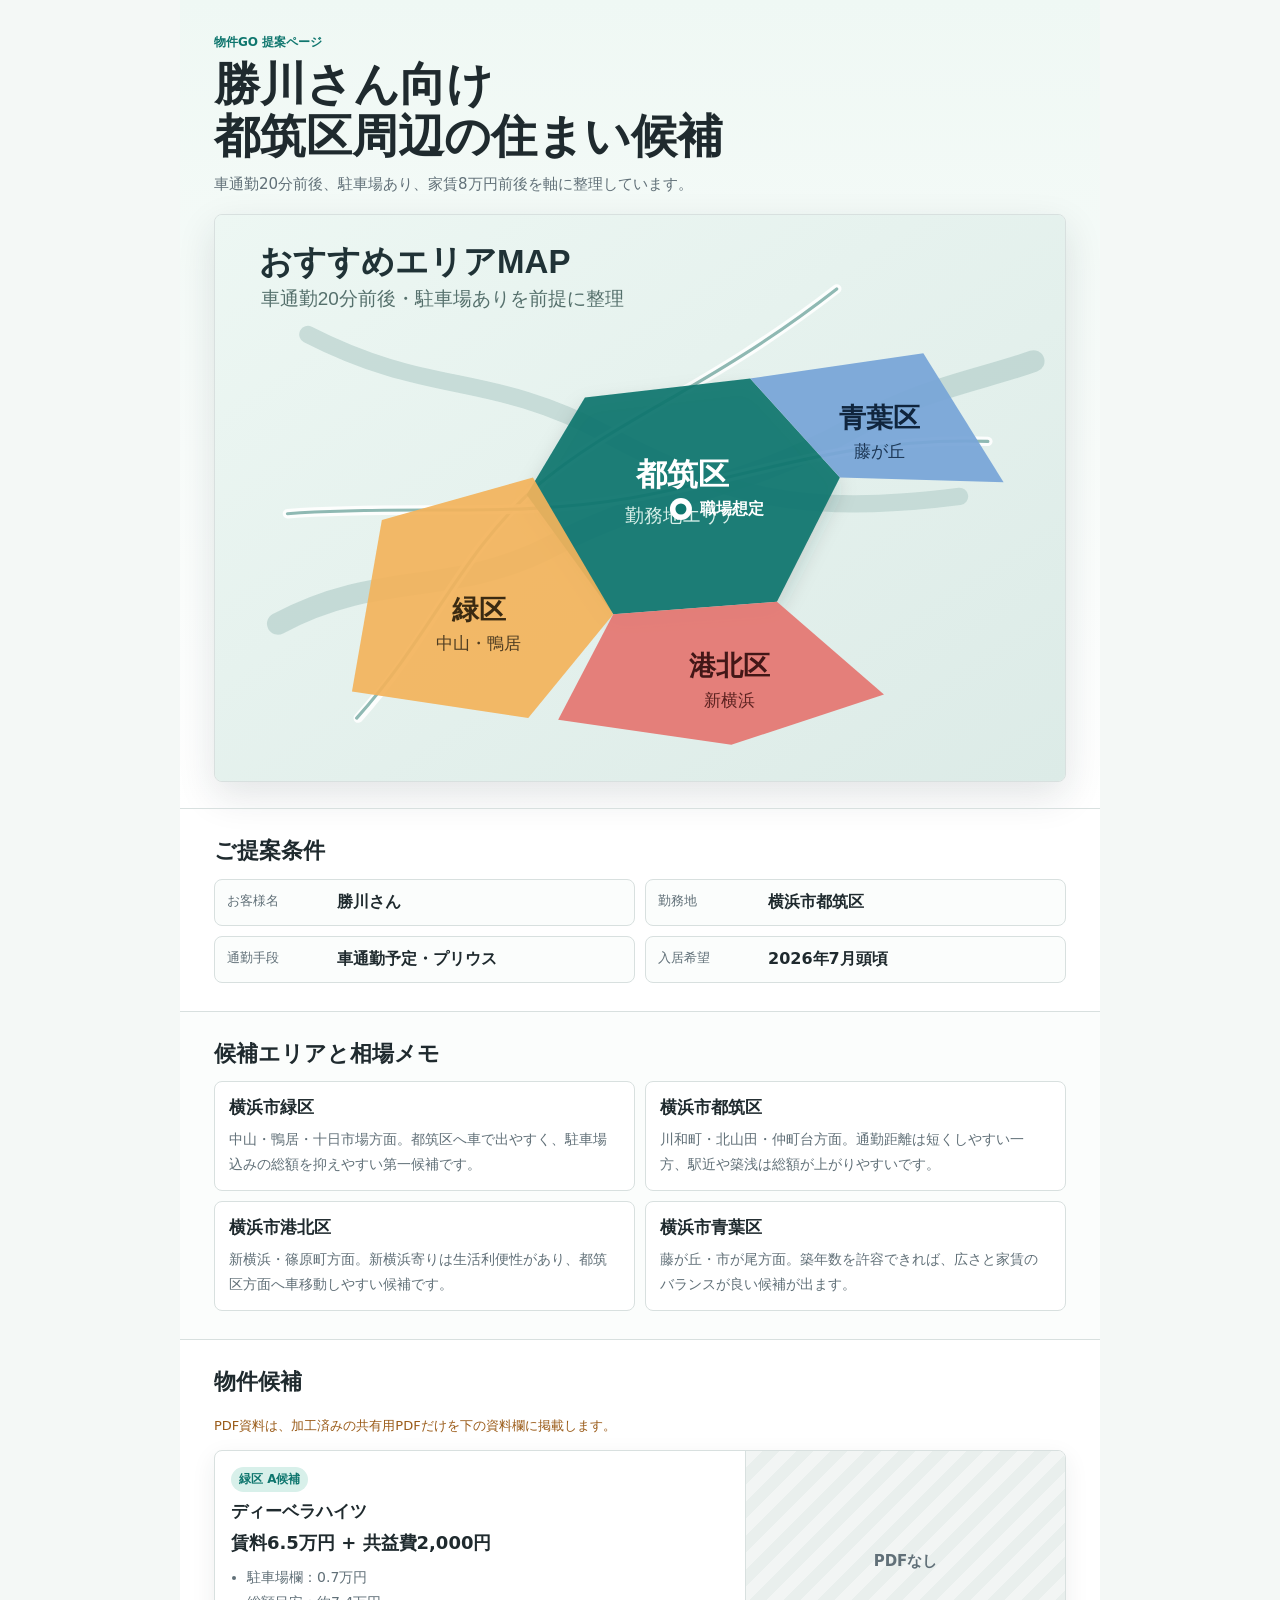
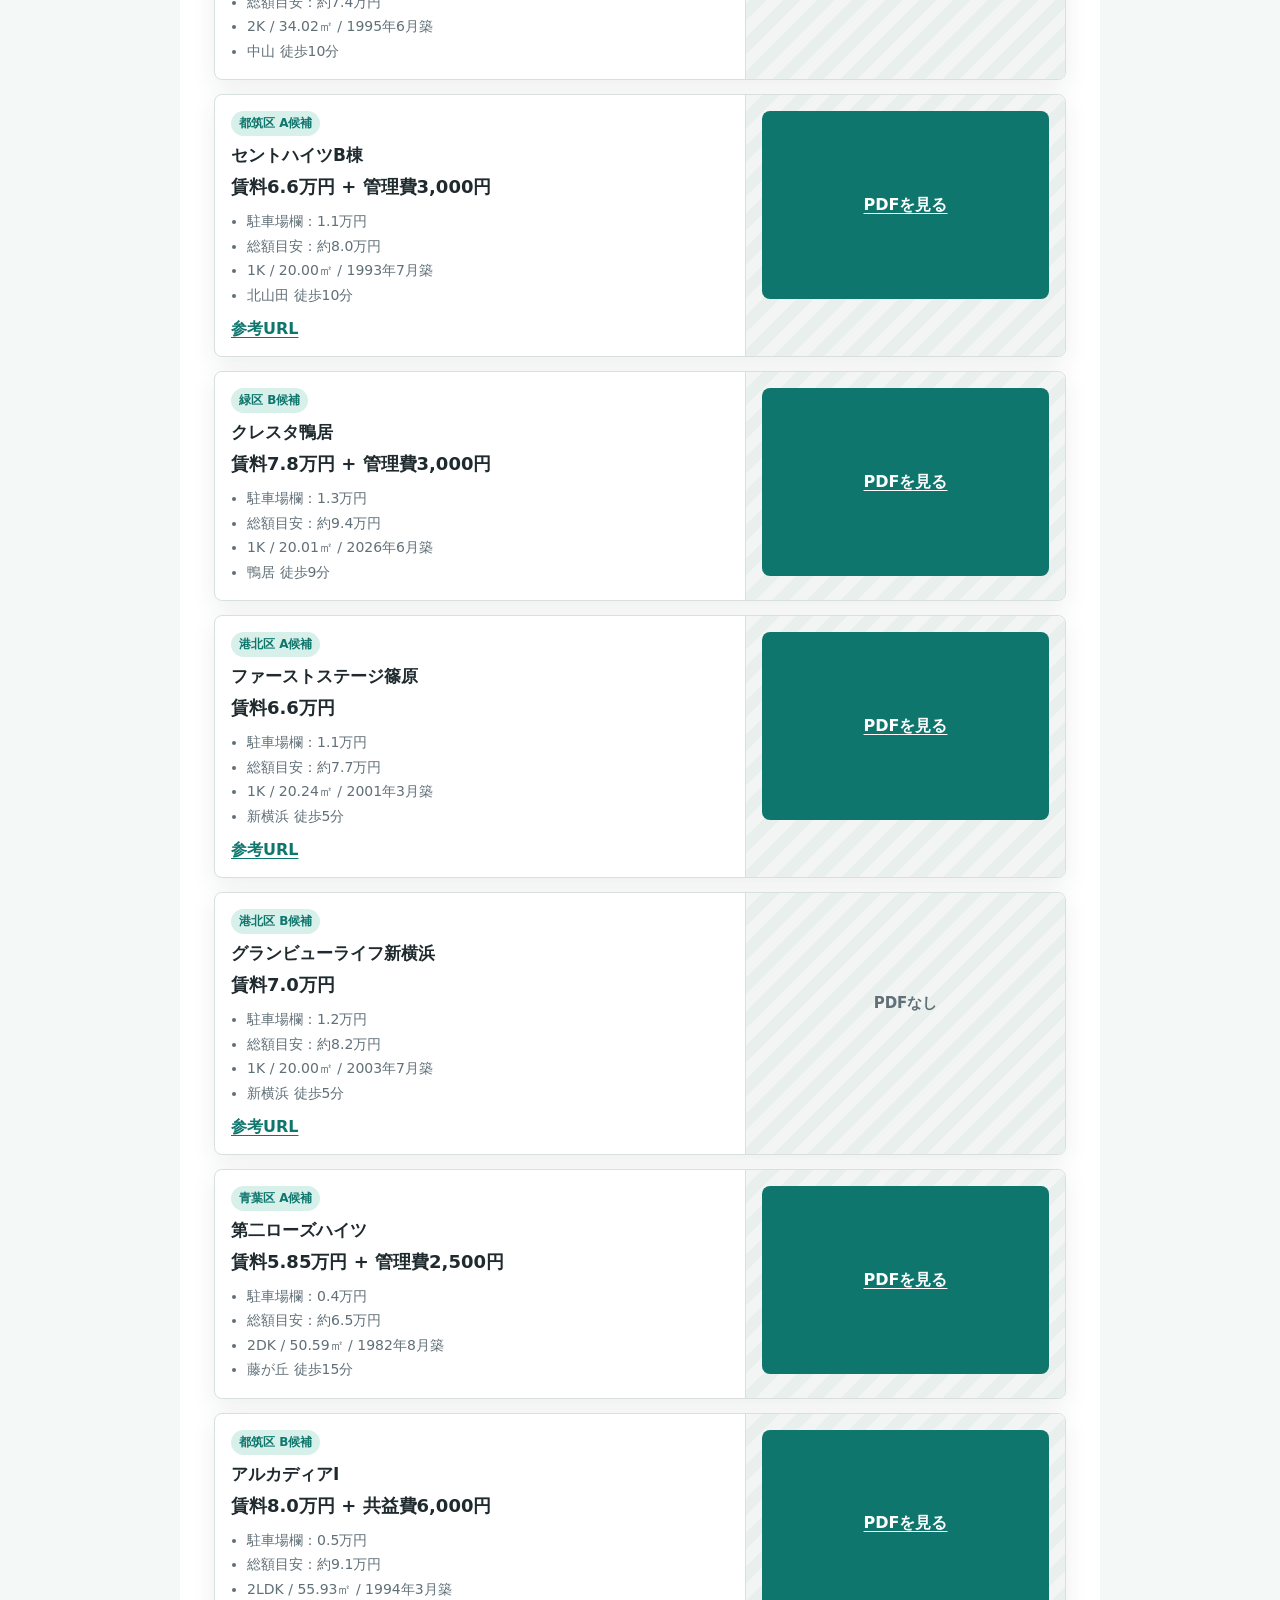
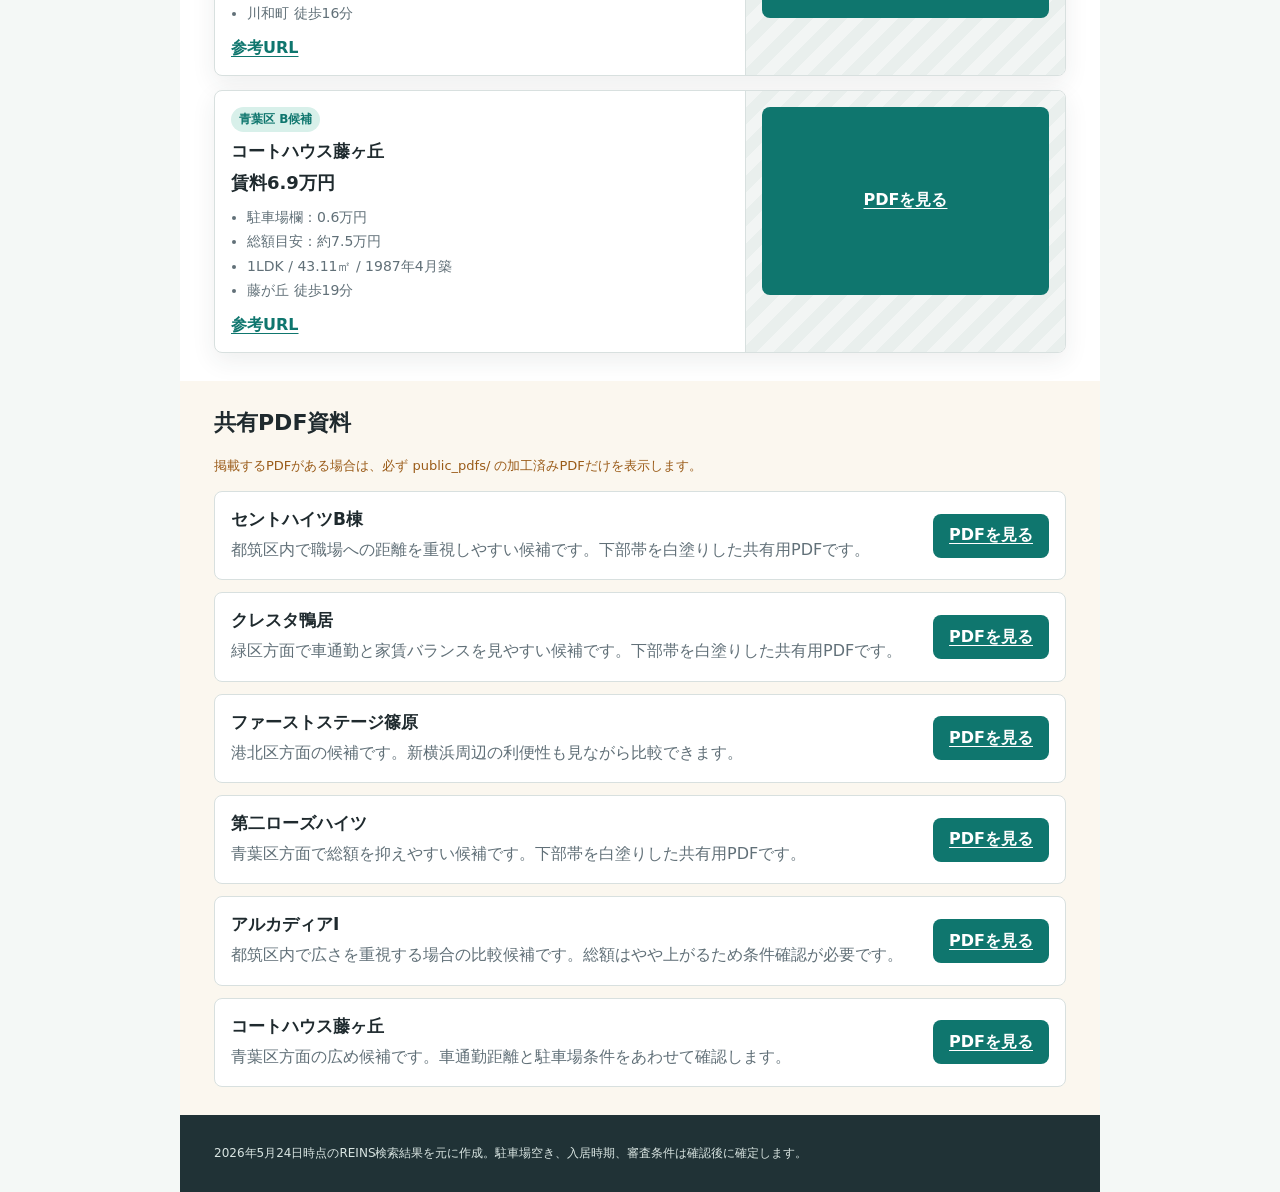
<file: index.html>
<!doctype html>
<html lang="ja">
  <head>
    <meta charset="utf-8" />
    <meta name="viewport" content="width=device-width, initial-scale=1" />
    <title>勝川さん 物件提案ページ</title>
    <meta
      name="description"
      content="横浜市都筑区勤務予定の勝川さん向け、車通勤・駐車場あり物件の提案ページ。"
    />
    <link rel="stylesheet" href="./styles.css" />
  </head>
  <body>
    <main class="page">
      <header class="hero">
        <div class="hero__copy">
          <p class="eyebrow">物件GO 提案ページ</p>
          <h1>勝川さん向け<br />都筑区周辺の住まい候補</h1>
          <p class="lead">車通勤20分前後、駐車場あり、家賃8万円前後を軸に整理しています。</p>
        </div>
        <img
          class="area-map"
          src="./assets/area-map.svg"
          alt="都筑区を中心に緑区、港北区、青葉区の候補エリアを示した地図"
        />
      </header>

      <section class="summary" aria-labelledby="summary-title">
        <h2 id="summary-title">ご提案条件</h2>
        <dl class="info-grid">
          <div>
            <dt>お客様名</dt>
            <dd>勝川さん</dd>
          </div>
          <div>
            <dt>勤務地</dt>
            <dd>横浜市都筑区</dd>
          </div>
          <div>
            <dt>通勤手段</dt>
            <dd>車通勤予定・プリウス</dd>
          </div>
          <div>
            <dt>入居希望</dt>
            <dd>2026年7月頭頃</dd>
          </div>
        </dl>
      </section>

      <section class="memo" aria-labelledby="area-title">
        <h2 id="area-title">候補エリアと相場メモ</h2>
        <div class="area-list">
          <article>
            <h3>横浜市緑区</h3>
            <p>中山・鴨居・十日市場方面。都筑区へ車で出やすく、駐車場込みの総額を抑えやすい第一候補です。</p>
          </article>
          <article>
            <h3>横浜市都筑区</h3>
            <p>川和町・北山田・仲町台方面。通勤距離は短くしやすい一方、駅近や築浅は総額が上がりやすいです。</p>
          </article>
          <article>
            <h3>横浜市港北区</h3>
            <p>新横浜・篠原町方面。新横浜寄りは生活利便性があり、都筑区方面へ車移動しやすい候補です。</p>
          </article>
          <article>
            <h3>横浜市青葉区</h3>
            <p>藤が丘・市が尾方面。築年数を許容できれば、広さと家賃のバランスが良い候補が出ます。</p>
          </article>
        </div>
      </section>

      <section class="properties" aria-labelledby="properties-title">
        <div class="section-head">
          <h2 id="properties-title">物件候補</h2>
          <p>PDF資料は、加工済みの共有用PDFだけを下の資料欄に掲載します。</p>
        </div>

        <div class="property-list">
          <article class="property-card">
            <div class="property-card__body">
              <p class="tag">緑区 A候補</p>
              <h3>ディーベラハイツ</h3>
              <p class="price">賃料6.5万円 + 共益費2,000円</p>
              <ul>
                <li>駐車場欄：0.7万円</li>
                <li>総額目安：約7.4万円</li>
                <li>2K / 34.02㎡ / 1995年6月築</li>
                <li>中山 徒歩10分</li>
              </ul>
            </div>
            <div class="pdf-box">
              <p class="pdf-empty">PDFなし</p>
            </div>
          </article>

          <article class="property-card">
            <div class="property-card__body">
              <p class="tag">都筑区 A候補</p>
              <h3>セントハイツB棟</h3>
              <p class="price">賃料6.6万円 + 管理費3,000円</p>
              <ul>
                <li>駐車場欄：1.1万円</li>
                <li>総額目安：約8.0万円</li>
                <li>1K / 20.00㎡ / 1993年7月築</li>
                <li>北山田 徒歩10分</li>
              </ul>
              <a class="text-link" href="https://www.housecom.jp/room_3394426/">参考URL</a>
            </div>
            <div class="pdf-box">
              <a class="pdf-button pdf-button--box" href="./public_pdfs/saint-heights-b_お客様共有用.pdf" target="_blank" rel="noopener">PDFを見る</a>
            </div>
          </article>

          <article class="property-card">
            <div class="property-card__body">
              <p class="tag">緑区 B候補</p>
              <h3>クレスタ鴨居</h3>
              <p class="price">賃料7.8万円 + 管理費3,000円</p>
              <ul>
                <li>駐車場欄：1.3万円</li>
                <li>総額目安：約9.4万円</li>
                <li>1K / 20.01㎡ / 2026年6月築</li>
                <li>鴨居 徒歩9分</li>
              </ul>
            </div>
            <div class="pdf-box">
              <a class="pdf-button pdf-button--box" href="./public_pdfs/cresta-kamoi_お客様共有用.pdf" target="_blank" rel="noopener">PDFを見る</a>
            </div>
          </article>

          <article class="property-card">
            <div class="property-card__body">
              <p class="tag">港北区 A候補</p>
              <h3>ファーストステージ篠原</h3>
              <p class="price">賃料6.6万円</p>
              <ul>
                <li>駐車場欄：1.1万円</li>
                <li>総額目安：約7.7万円</li>
                <li>1K / 20.24㎡ / 2001年3月築</li>
                <li>新横浜 徒歩5分</li>
              </ul>
              <a class="text-link" href="https://www.chintaistyle.jp/result/detail-close_714072592343.html">参考URL</a>
            </div>
            <div class="pdf-box">
              <a class="pdf-button pdf-button--box" href="./public_pdfs/first-stage-shinohara_お客様共有用.pdf" target="_blank" rel="noopener">PDFを見る</a>
            </div>
          </article>

          <article class="property-card">
            <div class="property-card__body">
              <p class="tag">港北区 B候補</p>
              <h3>グランビューライフ新横浜</h3>
              <p class="price">賃料7.0万円</p>
              <ul>
                <li>駐車場欄：1.2万円</li>
                <li>総額目安：約8.2万円</li>
                <li>1K / 20.00㎡ / 2003年7月築</li>
                <li>新横浜 徒歩5分</li>
              </ul>
              <a class="text-link" href="https://www.next-life.co.jp/rooms/359349/">参考URL</a>
            </div>
            <div class="pdf-box">
              <p class="pdf-empty">PDFなし</p>
            </div>
          </article>

          <article class="property-card">
            <div class="property-card__body">
              <p class="tag">青葉区 A候補</p>
              <h3>第二ローズハイツ</h3>
              <p class="price">賃料5.85万円 + 管理費2,500円</p>
              <ul>
                <li>駐車場欄：0.4万円</li>
                <li>総額目安：約6.5万円</li>
                <li>2DK / 50.59㎡ / 1982年8月築</li>
                <li>藤が丘 徒歩15分</li>
              </ul>
            </div>
            <div class="pdf-box">
              <a class="pdf-button pdf-button--box" href="./public_pdfs/daini-rose-heights_お客様共有用.pdf" target="_blank" rel="noopener">PDFを見る</a>
            </div>
          </article>

          <article class="property-card">
            <div class="property-card__body">
              <p class="tag">都筑区 B候補</p>
              <h3>アルカディアI</h3>
              <p class="price">賃料8.0万円 + 共益費6,000円</p>
              <ul>
                <li>駐車場欄：0.5万円</li>
                <li>総額目安：約9.1万円</li>
                <li>2LDK / 55.93㎡ / 1994年3月築</li>
                <li>川和町 徒歩16分</li>
              </ul>
              <a class="text-link" href="https://www.next-life.co.jp/articles/66380/">参考URL</a>
            </div>
            <div class="pdf-box">
              <a class="pdf-button pdf-button--box" href="./public_pdfs/arcadia-i_お客様共有用.pdf" target="_blank" rel="noopener">PDFを見る</a>
            </div>
          </article>

          <article class="property-card">
            <div class="property-card__body">
              <p class="tag">青葉区 B候補</p>
              <h3>コートハウス藤ヶ丘</h3>
              <p class="price">賃料6.9万円</p>
              <ul>
                <li>駐車場欄：0.6万円</li>
                <li>総額目安：約7.5万円</li>
                <li>1LDK / 43.11㎡ / 1987年4月築</li>
                <li>藤が丘 徒歩19分</li>
              </ul>
              <a class="text-link" href="https://airdoor.jp/building/115232">参考URL</a>
            </div>
            <div class="pdf-box">
              <a class="pdf-button pdf-button--box" href="./public_pdfs/court-house-fujigaoka_お客様共有用.pdf" target="_blank" rel="noopener">PDFを見る</a>
            </div>
          </article>
        </div>
      </section>

      <section class="shared-pdfs" aria-labelledby="shared-pdfs-title">
        <div class="section-head">
          <h2 id="shared-pdfs-title">共有PDF資料</h2>
          <p>掲載するPDFがある場合は、必ず public_pdfs/ の加工済みPDFだけを表示します。</p>
        </div>

        <div class="pdf-list" aria-label="共有PDF一覧">
          <article class="pdf-card">
            <div>
              <h3>セントハイツB棟</h3>
              <p>都筑区内で職場への距離を重視しやすい候補です。下部帯を白塗りした共有用PDFです。</p>
            </div>
            <a class="pdf-button" href="./public_pdfs/saint-heights-b_お客様共有用.pdf" target="_blank" rel="noopener">PDFを見る</a>
          </article>

          <article class="pdf-card">
            <div>
              <h3>クレスタ鴨居</h3>
              <p>緑区方面で車通勤と家賃バランスを見やすい候補です。下部帯を白塗りした共有用PDFです。</p>
            </div>
            <a class="pdf-button" href="./public_pdfs/cresta-kamoi_お客様共有用.pdf" target="_blank" rel="noopener">PDFを見る</a>
          </article>

          <article class="pdf-card">
            <div>
              <h3>ファーストステージ篠原</h3>
              <p>港北区方面の候補です。新横浜周辺の利便性も見ながら比較できます。</p>
            </div>
            <a class="pdf-button" href="./public_pdfs/first-stage-shinohara_お客様共有用.pdf" target="_blank" rel="noopener">PDFを見る</a>
          </article>

          <article class="pdf-card">
            <div>
              <h3>第二ローズハイツ</h3>
              <p>青葉区方面で総額を抑えやすい候補です。下部帯を白塗りした共有用PDFです。</p>
            </div>
            <a class="pdf-button" href="./public_pdfs/daini-rose-heights_お客様共有用.pdf" target="_blank" rel="noopener">PDFを見る</a>
          </article>

          <article class="pdf-card">
            <div>
              <h3>アルカディアI</h3>
              <p>都筑区内で広さを重視する場合の比較候補です。総額はやや上がるため条件確認が必要です。</p>
            </div>
            <a class="pdf-button" href="./public_pdfs/arcadia-i_お客様共有用.pdf" target="_blank" rel="noopener">PDFを見る</a>
          </article>

          <article class="pdf-card">
            <div>
              <h3>コートハウス藤ヶ丘</h3>
              <p>青葉区方面の広め候補です。車通勤距離と駐車場条件をあわせて確認します。</p>
            </div>
            <a class="pdf-button" href="./public_pdfs/court-house-fujigaoka_お客様共有用.pdf" target="_blank" rel="noopener">PDFを見る</a>
          </article>
        </div>
      </section>

      <footer class="footer">
        <p>2026年5月24日時点のREINS検索結果を元に作成。駐車場空き、入居時期、審査条件は確認後に確定します。</p>
      </footer>
    </main>
  </body>
</html>
</file>
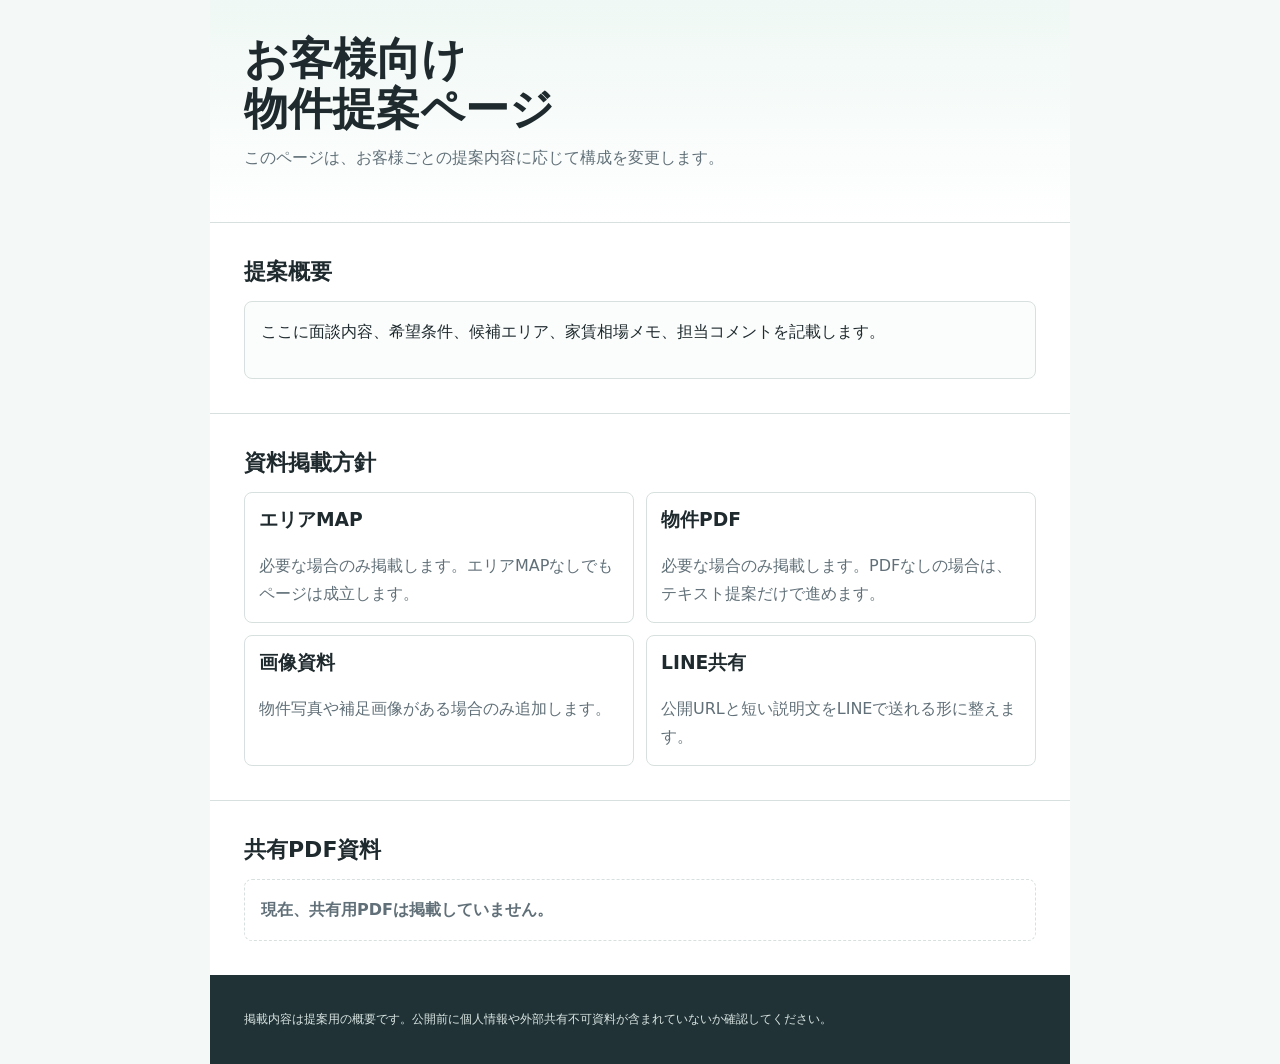
<file: template/index.html>
<!doctype html>
<html lang="ja">
  <head>
    <meta charset="utf-8" />
    <meta name="viewport" content="width=device-width, initial-scale=1" />
    <title>お客様向け 物件提案ページ</title>
    <style>
      :root {
        color-scheme: light;
        --ink: #1f2a2e;
        --muted: #617078;
        --line: #d8e0df;
        --paper: #ffffff;
        --wash: #f4f8f6;
        --accent: #0f766e;
      }

      * {
        box-sizing: border-box;
      }

      html {
        font-family: "Hiragino Sans", "Yu Gothic", "Meiryo", system-ui, sans-serif;
        background: var(--wash);
        color: var(--ink);
      }

      body {
        margin: 0;
      }

      .page {
        width: min(100%, 860px);
        margin: 0 auto;
        background: var(--paper);
        min-height: 100vh;
      }

      header,
      section,
      footer {
        padding: 24px 18px;
      }

      header {
        background: linear-gradient(180deg, #eff8f4 0%, #ffffff 100%);
      }

      h1,
      h2,
      h3,
      p {
        margin-top: 0;
      }

      h1 {
        margin-bottom: 10px;
        font-size: clamp(28px, 9vw, 44px);
        line-height: 1.14;
        letter-spacing: 0;
      }

      h2 {
        margin-bottom: 14px;
        font-size: 22px;
        letter-spacing: 0;
      }

      p,
      li {
        line-height: 1.75;
      }

      .lead {
        color: var(--muted);
      }

      .note {
        border-top: 1px solid var(--line);
      }

      .panel {
        padding: 16px;
        border: 1px solid var(--line);
        border-radius: 8px;
        background: #fbfdfc;
      }

      .asset-list {
        display: grid;
        gap: 12px;
      }

      .asset {
        padding: 14px;
        border: 1px solid var(--line);
        border-radius: 8px;
      }

      .asset p {
        margin-bottom: 0;
        color: var(--muted);
      }

      .pdf-list {
        display: grid;
        gap: 12px;
      }

      .pdf-empty {
        margin: 0;
        padding: 16px;
        border: 1px dashed var(--line);
        border-radius: 8px;
        color: var(--muted);
        font-weight: 700;
      }

      .pdf-card {
        display: grid;
        gap: 12px;
        padding: 16px;
        border: 1px solid var(--line);
        border-radius: 8px;
        background: #ffffff;
      }

      .pdf-card p {
        margin-bottom: 0;
        color: var(--muted);
      }

      .pdf-button {
        display: inline-flex;
        min-height: 44px;
        align-items: center;
        justify-content: center;
        justify-self: start;
        padding: 0 16px;
        border-radius: 8px;
        background: var(--accent);
        color: #ffffff;
        font-weight: 800;
        text-decoration: none;
      }

      .footer {
        background: #203236;
        color: #d9e5e2;
      }

      .footer p {
        margin-bottom: 0;
        font-size: 12px;
      }

      @media (min-width: 720px) {
        header,
        section,
        footer {
          padding: 34px;
        }

        .asset-list {
          grid-template-columns: repeat(2, 1fr);
        }

        .pdf-card {
          grid-template-columns: minmax(0, 1fr) auto;
          align-items: center;
        }
      }
    </style>
  </head>
  <body>
    <main class="page">
      <header>
        <h1>お客様向け<br />物件提案ページ</h1>
        <p class="lead">このページは、お客様ごとの提案内容に応じて構成を変更します。</p>
      </header>

      <section class="note">
        <h2>提案概要</h2>
        <div class="panel">
          <p>ここに面談内容、希望条件、候補エリア、家賃相場メモ、担当コメントを記載します。</p>
        </div>
      </section>

      <section class="note">
        <h2>資料掲載方針</h2>
        <div class="asset-list">
          <article class="asset">
            <h3>エリアMAP</h3>
            <p>必要な場合のみ掲載します。エリアMAPなしでもページは成立します。</p>
          </article>
          <article class="asset">
            <h3>物件PDF</h3>
            <p>必要な場合のみ掲載します。PDFなしの場合は、テキスト提案だけで進めます。</p>
          </article>
          <article class="asset">
            <h3>画像資料</h3>
            <p>物件写真や補足画像がある場合のみ追加します。</p>
          </article>
          <article class="asset">
            <h3>LINE共有</h3>
            <p>公開URLと短い説明文をLINEで送れる形に整えます。</p>
          </article>
        </div>
      </section>

      <section class="note">
        <h2>共有PDF資料</h2>
        <div class="pdf-list">
          <p class="pdf-empty">現在、共有用PDFは掲載していません。</p>

          <!--
          PDFを掲載する場合は、public_pdfs/ の加工済みPDFだけを指定します。
          <article class="pdf-card">
            <div>
              <h3>物件資料タイトル</h3>
              <p>お客様に伝えたい補足コメントを入れます。</p>
            </div>
            <a class="pdf-button" href="./public_pdfs/加工済みPDF名.pdf" target="_blank" rel="noopener">PDFを見る</a>
          </article>
          -->
        </div>
      </section>

      <footer class="footer">
        <p>掲載内容は提案用の概要です。公開前に個人情報や外部共有不可資料が含まれていないか確認してください。</p>
      </footer>
    </main>
  </body>
</html>
</file>
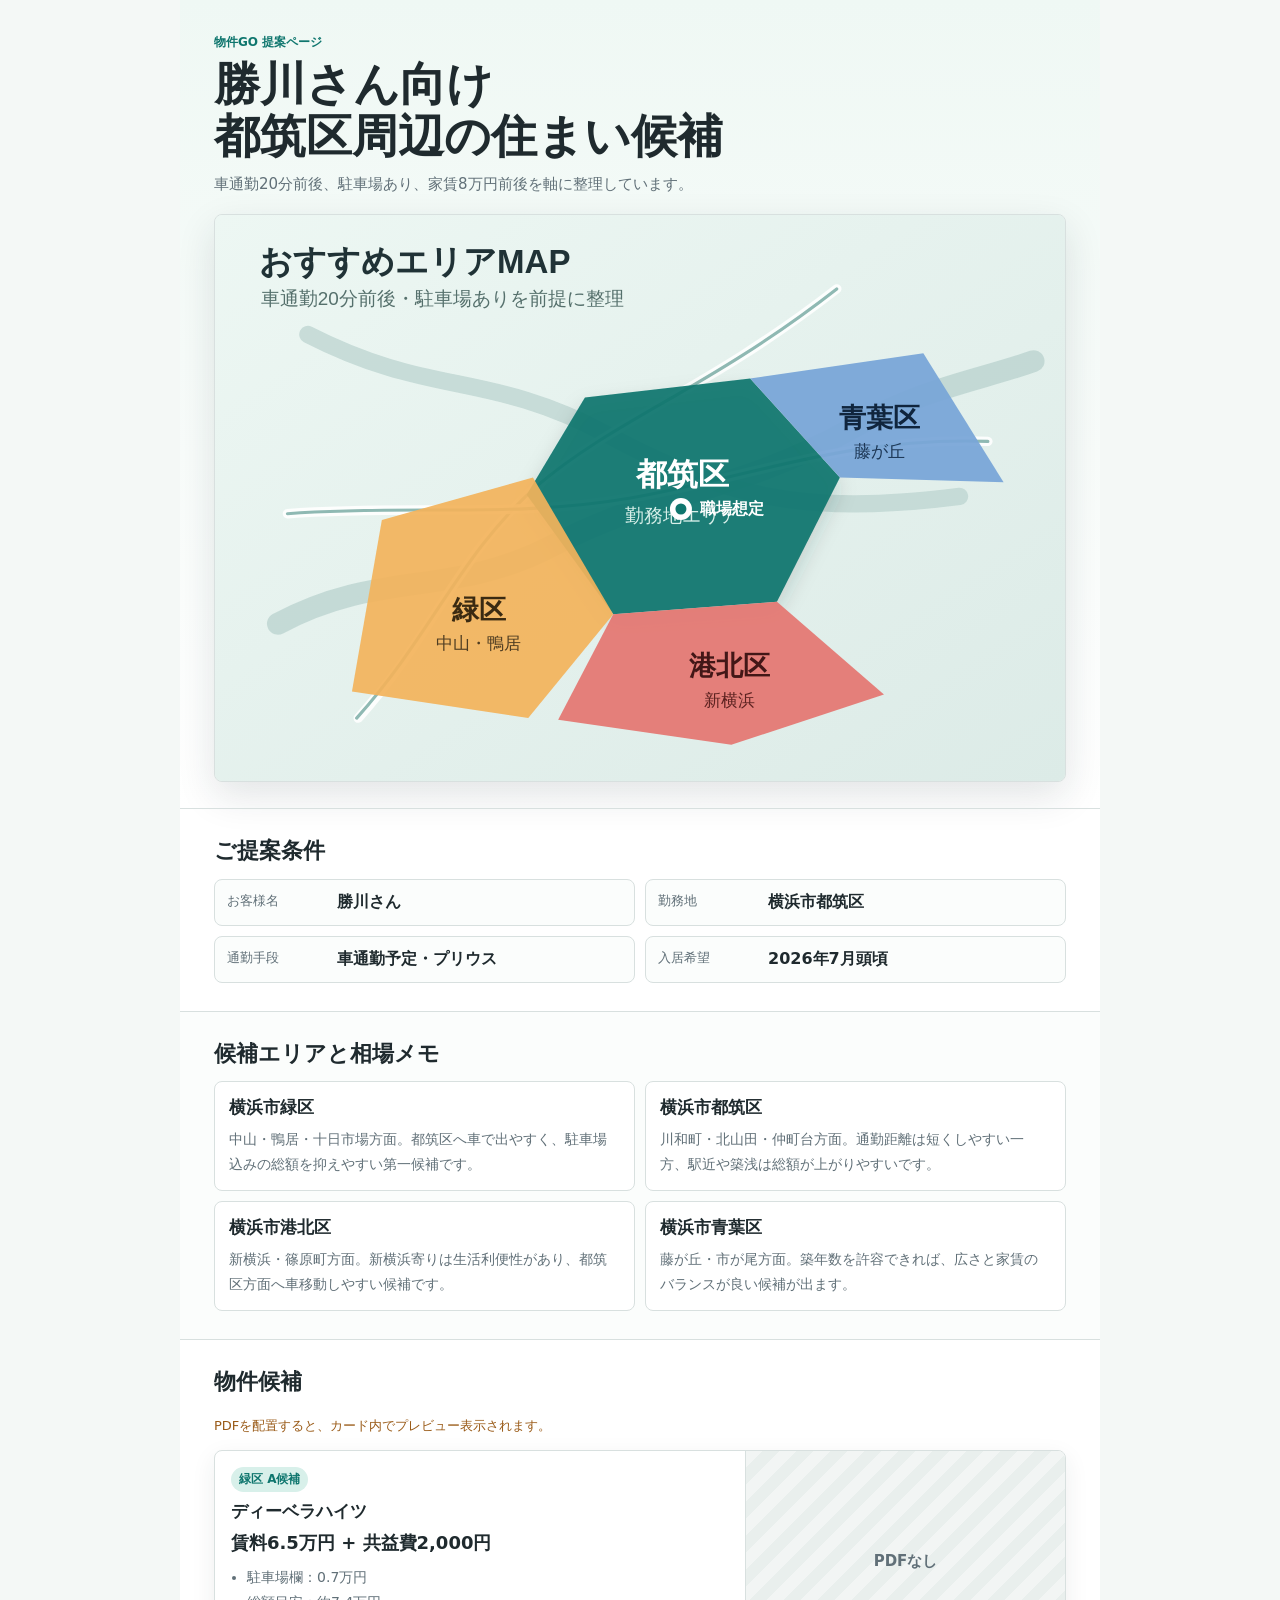
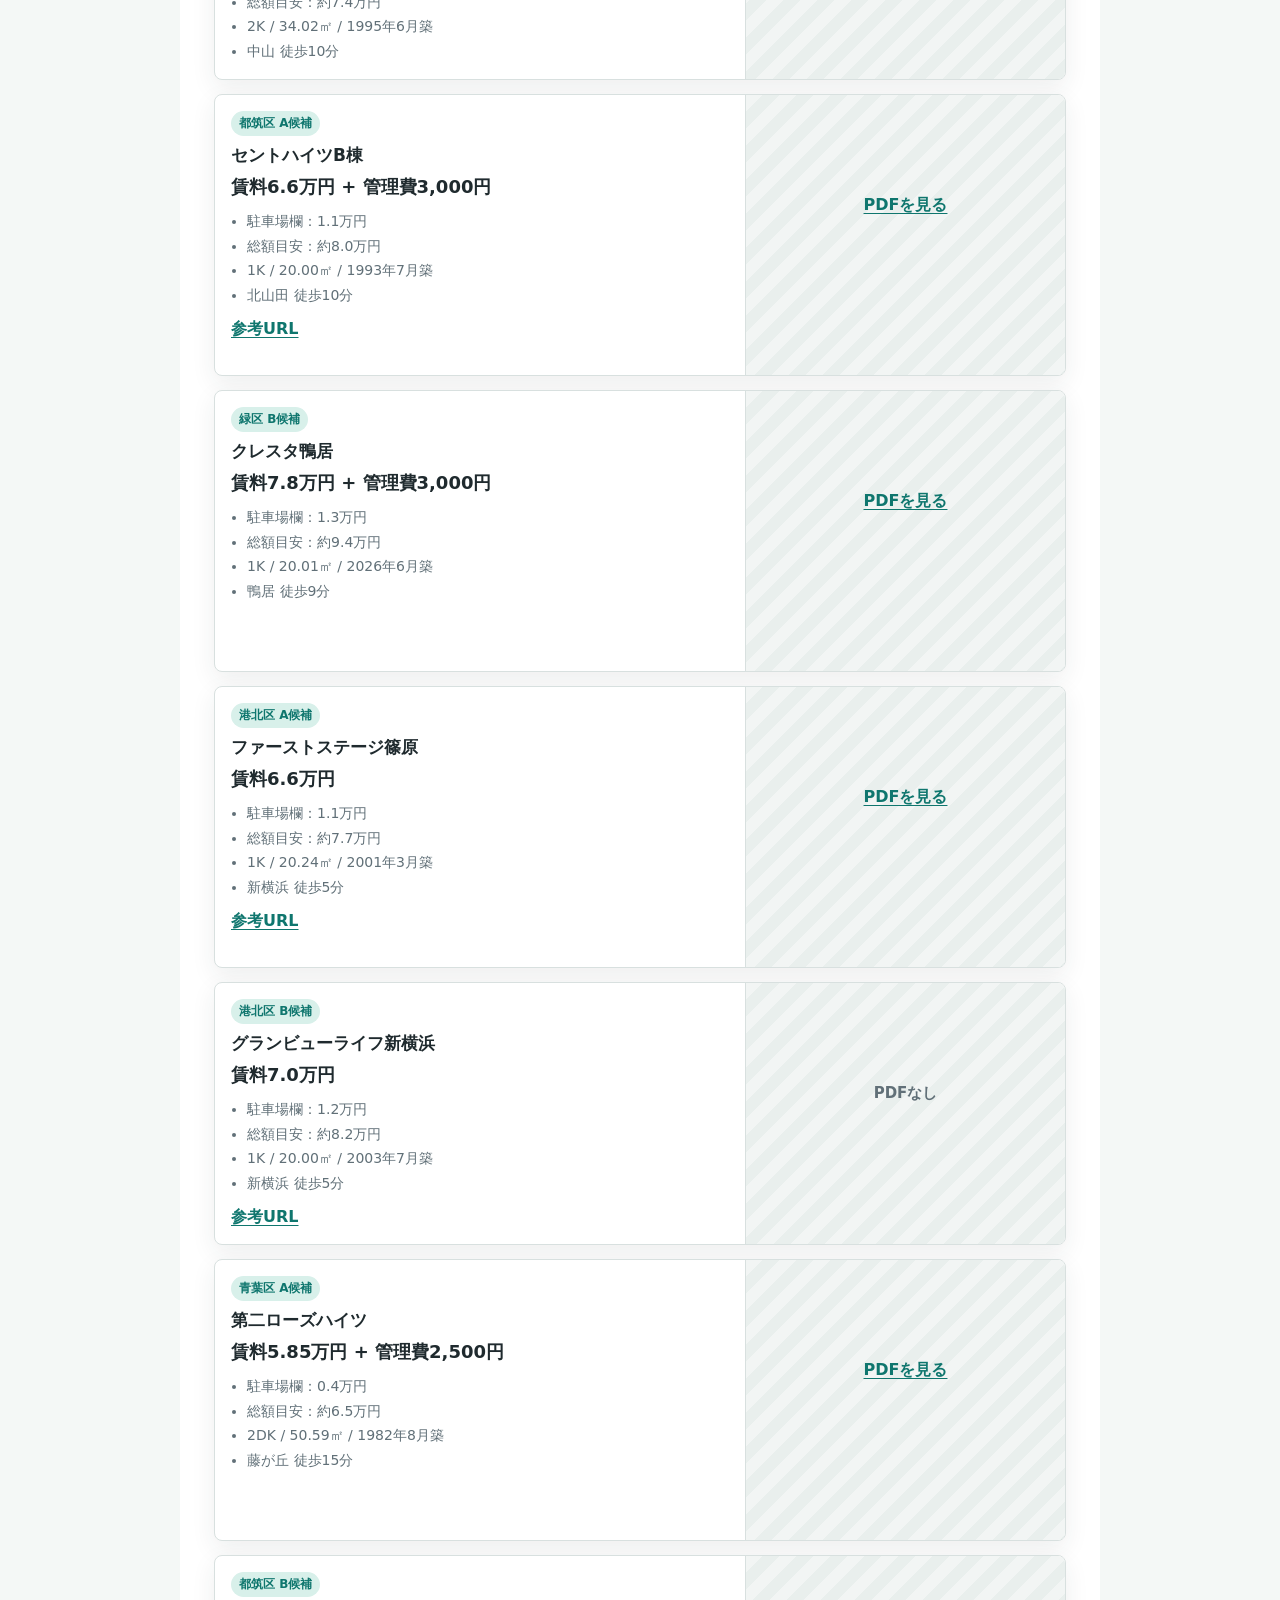
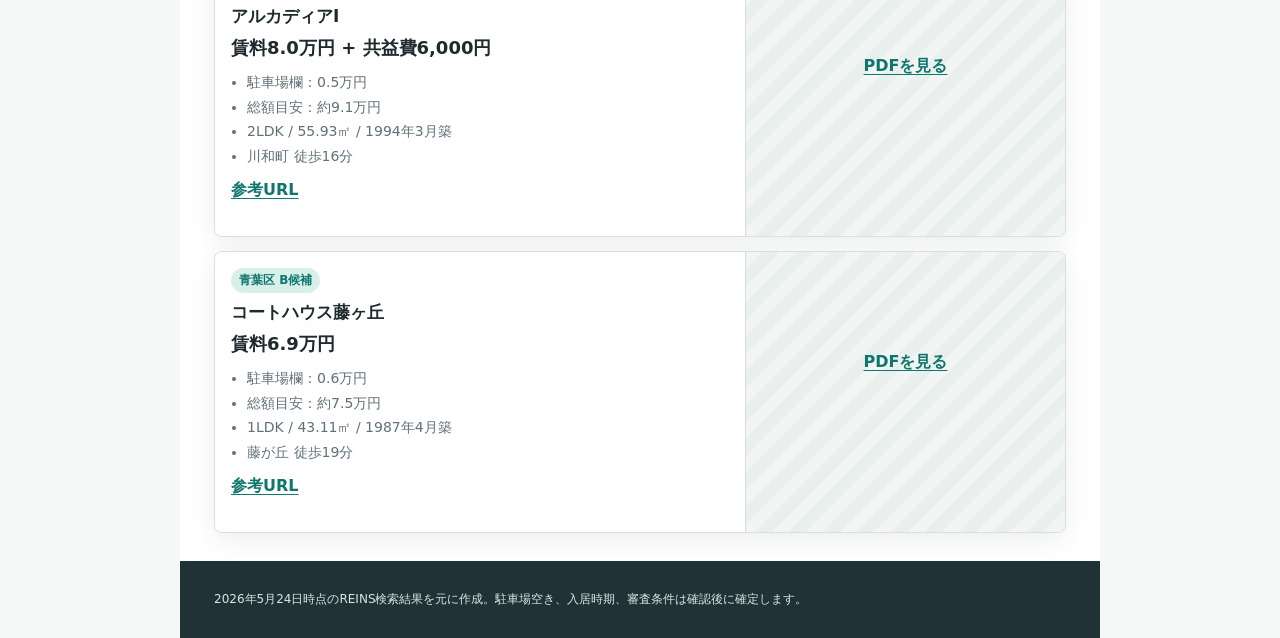
<file: archive/v1/index.html>
<!doctype html>
<html lang="ja">
  <head>
    <meta charset="utf-8" />
    <meta name="viewport" content="width=device-width, initial-scale=1" />
    <title>勝川さん 物件提案ページ</title>
    <meta
      name="description"
      content="横浜市都筑区勤務予定の勝川さん向け、車通勤・駐車場あり物件の提案ページ。"
    />
    <link rel="stylesheet" href="./styles.css" />
  </head>
  <body>
    <main class="page">
      <header class="hero">
        <div class="hero__copy">
          <p class="eyebrow">物件GO 提案ページ</p>
          <h1>勝川さん向け<br />都筑区周辺の住まい候補</h1>
          <p class="lead">車通勤20分前後、駐車場あり、家賃8万円前後を軸に整理しています。</p>
        </div>
        <img
          class="area-map"
          src="./assets/area-map.svg"
          alt="都筑区を中心に緑区、港北区、青葉区の候補エリアを示した地図"
        />
      </header>

      <section class="summary" aria-labelledby="summary-title">
        <h2 id="summary-title">ご提案条件</h2>
        <dl class="info-grid">
          <div>
            <dt>お客様名</dt>
            <dd>勝川さん</dd>
          </div>
          <div>
            <dt>勤務地</dt>
            <dd>横浜市都筑区</dd>
          </div>
          <div>
            <dt>通勤手段</dt>
            <dd>車通勤予定・プリウス</dd>
          </div>
          <div>
            <dt>入居希望</dt>
            <dd>2026年7月頭頃</dd>
          </div>
        </dl>
      </section>

      <section class="memo" aria-labelledby="area-title">
        <h2 id="area-title">候補エリアと相場メモ</h2>
        <div class="area-list">
          <article>
            <h3>横浜市緑区</h3>
            <p>中山・鴨居・十日市場方面。都筑区へ車で出やすく、駐車場込みの総額を抑えやすい第一候補です。</p>
          </article>
          <article>
            <h3>横浜市都筑区</h3>
            <p>川和町・北山田・仲町台方面。通勤距離は短くしやすい一方、駅近や築浅は総額が上がりやすいです。</p>
          </article>
          <article>
            <h3>横浜市港北区</h3>
            <p>新横浜・篠原町方面。新横浜寄りは生活利便性があり、都筑区方面へ車移動しやすい候補です。</p>
          </article>
          <article>
            <h3>横浜市青葉区</h3>
            <p>藤が丘・市が尾方面。築年数を許容できれば、広さと家賃のバランスが良い候補が出ます。</p>
          </article>
        </div>
      </section>

      <section class="properties" aria-labelledby="properties-title">
        <div class="section-head">
          <h2 id="properties-title">物件候補</h2>
          <p>PDFを配置すると、カード内でプレビュー表示されます。</p>
        </div>

        <div class="property-list">
          <article class="property-card">
            <div class="property-card__body">
              <p class="tag">緑区 A候補</p>
              <h3>ディーベラハイツ</h3>
              <p class="price">賃料6.5万円 + 共益費2,000円</p>
              <ul>
                <li>駐車場欄：0.7万円</li>
                <li>総額目安：約7.4万円</li>
                <li>2K / 34.02㎡ / 1995年6月築</li>
                <li>中山 徒歩10分</li>
              </ul>
            </div>
            <div class="pdf-box">
              <p class="pdf-empty">PDFなし</p>
            </div>
          </article>

          <article class="property-card">
            <div class="property-card__body">
              <p class="tag">都筑区 A候補</p>
              <h3>セントハイツB棟</h3>
              <p class="price">賃料6.6万円 + 管理費3,000円</p>
              <ul>
                <li>駐車場欄：1.1万円</li>
                <li>総額目安：約8.0万円</li>
                <li>1K / 20.00㎡ / 1993年7月築</li>
                <li>北山田 徒歩10分</li>
              </ul>
              <a class="text-link" href="https://www.housecom.jp/room_3394426/">参考URL</a>
            </div>
            <div class="pdf-box">
              <object data="./assets/pdfs/saint-heights-b.pdf" type="application/pdf">
                <a href="./assets/pdfs/saint-heights-b.pdf">PDFを見る</a>
              </object>
            </div>
          </article>

          <article class="property-card">
            <div class="property-card__body">
              <p class="tag">緑区 B候補</p>
              <h3>クレスタ鴨居</h3>
              <p class="price">賃料7.8万円 + 管理費3,000円</p>
              <ul>
                <li>駐車場欄：1.3万円</li>
                <li>総額目安：約9.4万円</li>
                <li>1K / 20.01㎡ / 2026年6月築</li>
                <li>鴨居 徒歩9分</li>
              </ul>
            </div>
            <div class="pdf-box">
              <object data="./assets/pdfs/cresta-kamoi.pdf" type="application/pdf">
                <a href="./assets/pdfs/cresta-kamoi.pdf">PDFを見る</a>
              </object>
            </div>
          </article>

          <article class="property-card">
            <div class="property-card__body">
              <p class="tag">港北区 A候補</p>
              <h3>ファーストステージ篠原</h3>
              <p class="price">賃料6.6万円</p>
              <ul>
                <li>駐車場欄：1.1万円</li>
                <li>総額目安：約7.7万円</li>
                <li>1K / 20.24㎡ / 2001年3月築</li>
                <li>新横浜 徒歩5分</li>
              </ul>
              <a class="text-link" href="https://www.chintaistyle.jp/result/detail-close_714072592343.html">参考URL</a>
            </div>
            <div class="pdf-box">
              <object data="./assets/pdfs/first-stage-shinohara.pdf" type="application/pdf">
                <a href="./assets/pdfs/first-stage-shinohara.pdf">PDFを見る</a>
              </object>
            </div>
          </article>

          <article class="property-card">
            <div class="property-card__body">
              <p class="tag">港北区 B候補</p>
              <h3>グランビューライフ新横浜</h3>
              <p class="price">賃料7.0万円</p>
              <ul>
                <li>駐車場欄：1.2万円</li>
                <li>総額目安：約8.2万円</li>
                <li>1K / 20.00㎡ / 2003年7月築</li>
                <li>新横浜 徒歩5分</li>
              </ul>
              <a class="text-link" href="https://www.next-life.co.jp/rooms/359349/">参考URL</a>
            </div>
            <div class="pdf-box">
              <p class="pdf-empty">PDFなし</p>
            </div>
          </article>

          <article class="property-card">
            <div class="property-card__body">
              <p class="tag">青葉区 A候補</p>
              <h3>第二ローズハイツ</h3>
              <p class="price">賃料5.85万円 + 管理費2,500円</p>
              <ul>
                <li>駐車場欄：0.4万円</li>
                <li>総額目安：約6.5万円</li>
                <li>2DK / 50.59㎡ / 1982年8月築</li>
                <li>藤が丘 徒歩15分</li>
              </ul>
            </div>
            <div class="pdf-box">
              <object data="./assets/pdfs/daini-rose-heights.pdf" type="application/pdf">
                <a href="./assets/pdfs/daini-rose-heights.pdf">PDFを見る</a>
              </object>
            </div>
          </article>

          <article class="property-card">
            <div class="property-card__body">
              <p class="tag">都筑区 B候補</p>
              <h3>アルカディアI</h3>
              <p class="price">賃料8.0万円 + 共益費6,000円</p>
              <ul>
                <li>駐車場欄：0.5万円</li>
                <li>総額目安：約9.1万円</li>
                <li>2LDK / 55.93㎡ / 1994年3月築</li>
                <li>川和町 徒歩16分</li>
              </ul>
              <a class="text-link" href="https://www.next-life.co.jp/articles/66380/">参考URL</a>
            </div>
            <div class="pdf-box">
              <object data="./assets/pdfs/arcadia-i.pdf" type="application/pdf">
                <a href="./assets/pdfs/arcadia-i.pdf">PDFを見る</a>
              </object>
            </div>
          </article>

          <article class="property-card">
            <div class="property-card__body">
              <p class="tag">青葉区 B候補</p>
              <h3>コートハウス藤ヶ丘</h3>
              <p class="price">賃料6.9万円</p>
              <ul>
                <li>駐車場欄：0.6万円</li>
                <li>総額目安：約7.5万円</li>
                <li>1LDK / 43.11㎡ / 1987年4月築</li>
                <li>藤が丘 徒歩19分</li>
              </ul>
              <a class="text-link" href="https://airdoor.jp/building/115232">参考URL</a>
            </div>
            <div class="pdf-box">
              <object data="./assets/pdfs/court-house-fujigaoka.pdf" type="application/pdf">
                <a href="./assets/pdfs/court-house-fujigaoka.pdf">PDFを見る</a>
              </object>
            </div>
          </article>
        </div>
      </section>

      <footer class="footer">
        <p>2026年5月24日時点のREINS検索結果を元に作成。駐車場空き、入居時期、審査条件は確認後に確定します。</p>
      </footer>
    </main>
  </body>
</html>
</file>
<file: styles.css>
:root {
  color-scheme: light;
  --ink: #1f2a2e;
  --muted: #617078;
  --line: #d8e0df;
  --paper: #ffffff;
  --wash: #f4f8f6;
  --accent: #0f766e;
  --accent-soft: #d8f0ea;
  --warn: #9a5b18;
  --shadow: 0 14px 38px rgba(24, 45, 48, 0.12);
}

* {
  box-sizing: border-box;
}

html {
  font-family: "Hiragino Sans", "Yu Gothic", "Meiryo", system-ui, sans-serif;
  background: var(--wash);
  color: var(--ink);
}

body {
  margin: 0;
}

a {
  color: var(--accent);
  text-decoration-thickness: 0.08em;
  text-underline-offset: 0.18em;
}

.page {
  width: min(100%, 920px);
  margin: 0 auto;
  background: var(--paper);
  min-height: 100vh;
}

.hero {
  padding: 24px 18px 18px;
  background: linear-gradient(180deg, #eff8f4 0%, #ffffff 100%);
}

.hero__copy {
  margin-bottom: 16px;
}

.eyebrow {
  margin: 0 0 8px;
  color: var(--accent);
  font-size: 12px;
  font-weight: 700;
}

h1,
h2,
h3,
p {
  margin-top: 0;
}

h1 {
  margin-bottom: 10px;
  font-size: clamp(28px, 9vw, 46px);
  line-height: 1.12;
  letter-spacing: 0;
}

h2 {
  margin-bottom: 14px;
  font-size: 22px;
  line-height: 1.25;
  letter-spacing: 0;
}

h3 {
  margin-bottom: 8px;
  font-size: 17px;
  line-height: 1.35;
  letter-spacing: 0;
}

.lead {
  margin-bottom: 0;
  color: var(--muted);
  font-size: 15px;
  line-height: 1.7;
}

.area-map {
  display: block;
  width: 100%;
  height: auto;
  border: 1px solid var(--line);
  border-radius: 8px;
  box-shadow: var(--shadow);
  background: #eef5f2;
}

.summary,
.memo,
.properties,
.footer {
  padding: 22px 18px;
}

.summary {
  border-top: 1px solid var(--line);
}

.info-grid {
  display: grid;
  grid-template-columns: 1fr;
  gap: 10px;
  margin: 0;
}

.info-grid div {
  display: grid;
  grid-template-columns: 98px 1fr;
  gap: 12px;
  padding: 12px;
  border: 1px solid var(--line);
  border-radius: 8px;
  background: #fbfdfc;
}

dt {
  color: var(--muted);
  font-size: 13px;
}

dd {
  margin: 0;
  font-weight: 700;
}

.memo {
  background: #fbfdfc;
  border-top: 1px solid var(--line);
  border-bottom: 1px solid var(--line);
}

.area-list {
  display: grid;
  gap: 10px;
}

.area-list article {
  padding: 14px;
  border: 1px solid var(--line);
  border-radius: 8px;
  background: var(--paper);
}

.area-list p {
  margin-bottom: 0;
  color: var(--muted);
  font-size: 14px;
  line-height: 1.75;
}

.section-head {
  display: grid;
  gap: 6px;
  margin-bottom: 14px;
}

.section-head p {
  margin-bottom: 0;
  color: var(--warn);
  font-size: 13px;
  line-height: 1.6;
}

.property-list {
  display: grid;
  gap: 14px;
}

.property-card {
  overflow: hidden;
  border: 1px solid var(--line);
  border-radius: 8px;
  background: var(--paper);
  box-shadow: 0 8px 24px rgba(32, 52, 54, 0.08);
}

.property-card__body {
  padding: 16px;
}

.tag {
  display: inline-block;
  margin-bottom: 8px;
  padding: 4px 8px;
  border-radius: 999px;
  background: var(--accent-soft);
  color: var(--accent);
  font-size: 12px;
  font-weight: 700;
}

.price {
  margin-bottom: 10px;
  font-size: 18px;
  font-weight: 800;
}

ul {
  margin: 0;
  padding-left: 1.15em;
  color: var(--muted);
  font-size: 14px;
  line-height: 1.75;
}

.text-link {
  display: inline-block;
  margin-top: 12px;
  font-weight: 700;
}

.pdf-box {
  min-height: 220px;
  border-top: 1px solid var(--line);
  background: repeating-linear-gradient(
    135deg,
    #f2f5f4,
    #f2f5f4 12px,
    #e9efed 12px,
    #e9efed 24px
  );
}

.pdf-box object {
  display: block;
  width: 100%;
  height: 260px;
}

.pdf-box a {
  display: grid;
  min-height: 220px;
  place-items: center;
  padding: 16px;
  text-align: center;
  font-weight: 700;
}

.pdf-empty {
  display: grid;
  min-height: 220px;
  margin: 0;
  place-items: center;
  color: var(--muted);
  font-size: 15px;
  font-weight: 800;
}

.shared-pdfs {
  background: #fbf7ef;
}

.pdf-list {
  display: grid;
  gap: 12px;
}

.pdf-list__empty {
  margin: 0;
  padding: 16px;
  border: 1px dashed #c9bfae;
  border-radius: 8px;
  background: #fffaf2;
  color: var(--muted);
  font-weight: 700;
}

.pdf-card {
  display: grid;
  gap: 12px;
  padding: 16px;
  border: 1px solid var(--line);
  border-radius: 8px;
  background: var(--paper);
}

.pdf-card h3 {
  margin-bottom: 6px;
}

.pdf-card p {
  margin: 0;
  color: var(--muted);
  line-height: 1.65;
}

.pdf-button {
  display: inline-flex;
  min-height: 44px;
  align-items: center;
  justify-content: center;
  justify-self: start;
  padding: 0 16px;
  border-radius: 8px;
  background: var(--accent);
  color: #ffffff;
  font-weight: 800;
}

.pdf-button:hover {
  color: #ffffff;
}

.pdf-box .pdf-button--box {
  display: grid;
  width: calc(100% - 32px);
  min-height: 188px;
  margin: 16px;
  place-items: center;
  border-radius: 8px;
  background: var(--accent);
  color: #ffffff;
}

.footer {
  background: #203236;
  color: #d9e5e2;
}

.footer p {
  margin-bottom: 0;
  font-size: 12px;
  line-height: 1.7;
}

@media (min-width: 720px) {
  .hero {
    padding: 34px 34px 26px;
  }

  .summary,
  .memo,
  .properties,
  .shared-pdfs,
  .footer {
    padding: 28px 34px;
  }

  .info-grid {
    grid-template-columns: repeat(2, 1fr);
  }

  .area-list {
    grid-template-columns: repeat(2, 1fr);
  }

  .property-card {
    display: grid;
    grid-template-columns: minmax(0, 1fr) 320px;
  }

  .pdf-box {
    border-top: 0;
    border-left: 1px solid var(--line);
  }

  .pdf-box object {
    height: 100%;
    min-height: 280px;
  }

  .pdf-card {
    grid-template-columns: minmax(0, 1fr) auto;
    align-items: center;
  }
}
</file>
<file: archive/v1/styles.css>
:root {
  color-scheme: light;
  --ink: #1f2a2e;
  --muted: #617078;
  --line: #d8e0df;
  --paper: #ffffff;
  --wash: #f4f8f6;
  --accent: #0f766e;
  --accent-soft: #d8f0ea;
  --warn: #9a5b18;
  --shadow: 0 14px 38px rgba(24, 45, 48, 0.12);
}

* {
  box-sizing: border-box;
}

html {
  font-family: "Hiragino Sans", "Yu Gothic", "Meiryo", system-ui, sans-serif;
  background: var(--wash);
  color: var(--ink);
}

body {
  margin: 0;
}

a {
  color: var(--accent);
  text-decoration-thickness: 0.08em;
  text-underline-offset: 0.18em;
}

.page {
  width: min(100%, 920px);
  margin: 0 auto;
  background: var(--paper);
  min-height: 100vh;
}

.hero {
  padding: 24px 18px 18px;
  background: linear-gradient(180deg, #eff8f4 0%, #ffffff 100%);
}

.hero__copy {
  margin-bottom: 16px;
}

.eyebrow {
  margin: 0 0 8px;
  color: var(--accent);
  font-size: 12px;
  font-weight: 700;
}

h1,
h2,
h3,
p {
  margin-top: 0;
}

h1 {
  margin-bottom: 10px;
  font-size: clamp(28px, 9vw, 46px);
  line-height: 1.12;
  letter-spacing: 0;
}

h2 {
  margin-bottom: 14px;
  font-size: 22px;
  line-height: 1.25;
  letter-spacing: 0;
}

h3 {
  margin-bottom: 8px;
  font-size: 17px;
  line-height: 1.35;
  letter-spacing: 0;
}

.lead {
  margin-bottom: 0;
  color: var(--muted);
  font-size: 15px;
  line-height: 1.7;
}

.area-map {
  display: block;
  width: 100%;
  height: auto;
  border: 1px solid var(--line);
  border-radius: 8px;
  box-shadow: var(--shadow);
  background: #eef5f2;
}

.summary,
.memo,
.properties,
.footer {
  padding: 22px 18px;
}

.summary {
  border-top: 1px solid var(--line);
}

.info-grid {
  display: grid;
  grid-template-columns: 1fr;
  gap: 10px;
  margin: 0;
}

.info-grid div {
  display: grid;
  grid-template-columns: 98px 1fr;
  gap: 12px;
  padding: 12px;
  border: 1px solid var(--line);
  border-radius: 8px;
  background: #fbfdfc;
}

dt {
  color: var(--muted);
  font-size: 13px;
}

dd {
  margin: 0;
  font-weight: 700;
}

.memo {
  background: #fbfdfc;
  border-top: 1px solid var(--line);
  border-bottom: 1px solid var(--line);
}

.area-list {
  display: grid;
  gap: 10px;
}

.area-list article {
  padding: 14px;
  border: 1px solid var(--line);
  border-radius: 8px;
  background: var(--paper);
}

.area-list p {
  margin-bottom: 0;
  color: var(--muted);
  font-size: 14px;
  line-height: 1.75;
}

.section-head {
  display: grid;
  gap: 6px;
  margin-bottom: 14px;
}

.section-head p {
  margin-bottom: 0;
  color: var(--warn);
  font-size: 13px;
  line-height: 1.6;
}

.property-list {
  display: grid;
  gap: 14px;
}

.property-card {
  overflow: hidden;
  border: 1px solid var(--line);
  border-radius: 8px;
  background: var(--paper);
  box-shadow: 0 8px 24px rgba(32, 52, 54, 0.08);
}

.property-card__body {
  padding: 16px;
}

.tag {
  display: inline-block;
  margin-bottom: 8px;
  padding: 4px 8px;
  border-radius: 999px;
  background: var(--accent-soft);
  color: var(--accent);
  font-size: 12px;
  font-weight: 700;
}

.price {
  margin-bottom: 10px;
  font-size: 18px;
  font-weight: 800;
}

ul {
  margin: 0;
  padding-left: 1.15em;
  color: var(--muted);
  font-size: 14px;
  line-height: 1.75;
}

.text-link {
  display: inline-block;
  margin-top: 12px;
  font-weight: 700;
}

.pdf-box {
  min-height: 220px;
  border-top: 1px solid var(--line);
  background: repeating-linear-gradient(
    135deg,
    #f2f5f4,
    #f2f5f4 12px,
    #e9efed 12px,
    #e9efed 24px
  );
}

.pdf-box object {
  display: block;
  width: 100%;
  height: 260px;
}

.pdf-box a {
  display: grid;
  min-height: 220px;
  place-items: center;
  padding: 16px;
  text-align: center;
  font-weight: 700;
}

.pdf-empty {
  display: grid;
  min-height: 220px;
  margin: 0;
  place-items: center;
  color: var(--muted);
  font-size: 15px;
  font-weight: 800;
}

.footer {
  background: #203236;
  color: #d9e5e2;
}

.footer p {
  margin-bottom: 0;
  font-size: 12px;
  line-height: 1.7;
}

@media (min-width: 720px) {
  .hero {
    padding: 34px 34px 26px;
  }

  .summary,
  .memo,
  .properties,
  .footer {
    padding: 28px 34px;
  }

  .info-grid {
    grid-template-columns: repeat(2, 1fr);
  }

  .area-list {
    grid-template-columns: repeat(2, 1fr);
  }

  .property-card {
    display: grid;
    grid-template-columns: minmax(0, 1fr) 320px;
  }

  .pdf-box {
    border-top: 0;
    border-left: 1px solid var(--line);
  }

  .pdf-box object {
    height: 100%;
    min-height: 280px;
  }
}
</file>
